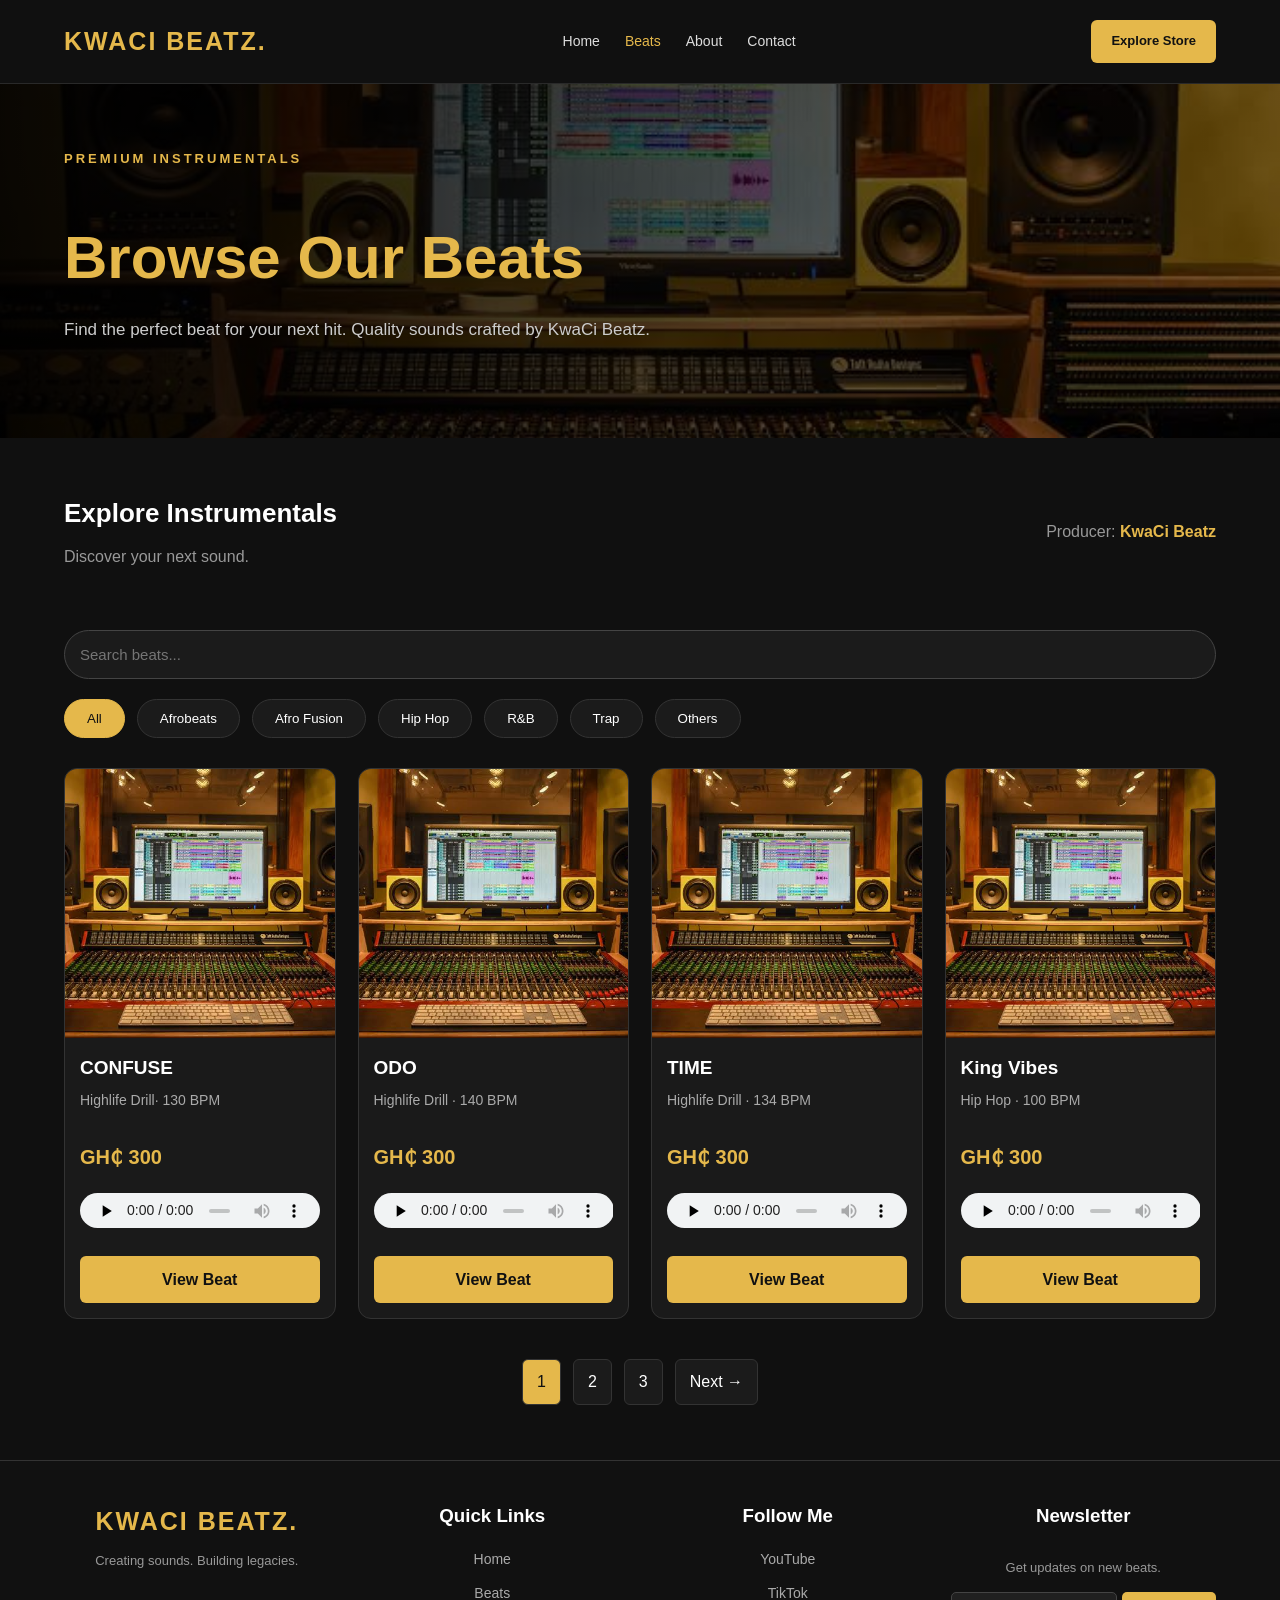
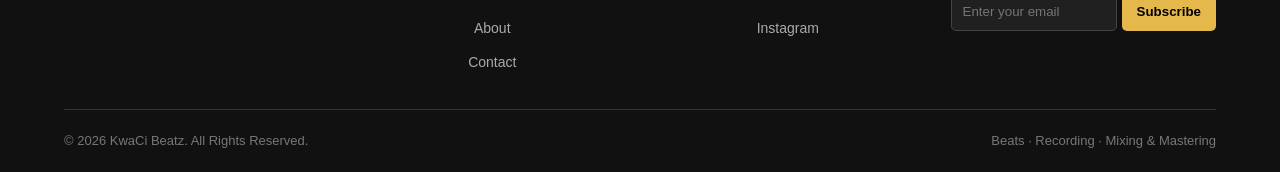
<file: beats.html>
<!DOCTYPE html>
<html lang="en">

<head>
    <meta charset="UTF-8">
    <meta name="viewport" content="width=device-width, initial-scale=1.0">

    <title>Beats | KwaCi Beatz</title>

    <link rel="stylesheet" href="styles.css">
</head>

<body>

    <header class="site-header">

        <h1 class="logo">KWACI BEATZ.</h1>

        <nav>
            <a href="index.html">Home</a>
            <a href="beats.html" class="active">Beats</a>
            <a href="about.html">About</a>
            <a href="contact.html">Contact</a>
        </nav>

        <a href="#beat-catalogue" class="store-btn">
            Explore Store
        </a>

    </header>


    <main>

    
        <section class="beats-hero">

            <p class="eyebrow">PREMIUM INSTRUMENTALS</p>

            <h2>
                Browse Our <span>Beats</span>
            </h2>

            <p>
                Find the perfect beat for your next hit.
                Quality sounds crafted by KwaCi Beatz.
            </p>

        </section>



        <section class="catalogue" id="beat-catalogue">

            <div class="catalogue-heading">

                <div>
                    <h2>Explore Instrumentals</h2>
                    <p>Discover your next sound.</p>
                </div>

                <p>Producer: <strong>KwaCi Beatz</strong></p>

            </div>


            <!-- SEARCH AND FILTER -->
            <div class="beat-filters">

                <input
                    type="search"
                    placeholder="Search beats..."
                    aria-label="Search beats"
                >

                <div class="genre-filters">

                    <button class="selected">All</button>

                    <button>Afrobeats</button>

                    <button>Afro Fusion</button>

                    <button>Hip Hop</button>

                    <button>R&B</button>

                    <button>Trap</button>

                    <button>Others</button>

                </div>

            </div>


            <!-- BEAT CARDS -->
            <div class="beat-grid">


                <!-- BEAT 1 -->
                <article class="beat-card">

                    <div class="beat-cover">

                        <img
                            src="images/studio.jpeg"
                            alt="Afro Vibes beat artwork"
                        >

                        

                    </div>

                    <div class="beat-info">

                        <h3>CONFUSE</h3>

                        <p>Highlife Drill· 130 BPM</p>

                        <p class="beat-price">GH₵ 300</p>

                        <audio controls preload="none">
                            <source
                                src="audio/Highlife drill 132 BPM.mp3"
                                type="audio/mpeg"
                            >
                        </audio>

                        <a href="beat-details.html">
                            View Beat
                        </a>

                    </div>

                </article>


                <!-- BEAT 2 -->
                <article class="beat-card">

                    <div class="beat-cover">

                        <img
                            src="images/studio.jpeg"
                            alt="Confuse beat artwork"
                        >

                 

                    </div>

                    <div class="beat-info">

                        <h3>ODO</h3>

                        <p>Highlife Drill · 140 BPM</p>

                        <p class="beat-price">GH₵ 300</p>

                        <audio controls preload="none">
                            <source
                                src="audio/beat2.mp3"
                                type="audio/mpeg"
                            >
                        </audio>

                        <a href="beat-details.html">
                            View Beat
                        </a>

                    </div>

                </article>


                <!-- BEAT 3 -->
                <article class="beat-card">

                    <div class="beat-cover">

                        <img
                            src="images/studio.jpeg"
                            alt="Odo beat artwork"
                        >

                   

                    </div>

                    <div class="beat-info">

                        <h3>TIME</h3>

                        <p>Highlife Drill · 134 BPM</p>

                        <p class="beat-price">GH₵ 300</p>

                        <audio controls preload="none">
                            <source
                                src="audio/TIME.mp3"
                                type="audio/mpeg"
                            >
                        </audio>

                        <a href="beat-details.html">
                            View Beat
                        </a>

                    </div>

                </article>


                <!-- BEAT 4 -->
                <article class="beat-card">

                    <div class="beat-cover">

                        <img
                            src="images/studio.jpeg"
                            alt="King Vibes beat artwork"
                        >

                     

                    </div>

                    <div class="beat-info">

                        <h3>King Vibes</h3>

                        <p>Hip Hop · 100 BPM</p>

                        <p class="beat-price">GH₵ 300</p>

                        <audio controls preload="none">
                            <source
                                src="audio/beat4.mp3"
                                type="audio/mpeg"
                            >
                        </audio>

                        <a href="beat-details.html">
                            View Beat
                        </a>

                    </div>

                </article>

            </div>


            <!-- PAGINATION -->
            <div class="pagination">

                <a href="#" class="current">1</a>

                <a href="#">2</a>

                <a href="#">3</a>

                <a href="#">Next →</a>

            </div>

        </section>

    </main>


    <!-- FOOTER -->
    <footer class="site-footer">

        <div class="footer-content">

            <div class="footer-brand">

                <h2>KWACI BEATZ.</h2>

                <p>Creating sounds. Building legacies.</p>

            </div>


            <div class="footer-links">

                <h3>Quick Links</h3>

                <a href="index.html">Home</a>

                <a href="beats.html">Beats</a>

                <a href="about.html">About</a>

                <a href="contact.html">Contact</a>

            </div>


            <div class="footer-social">

                <h3>Follow Me</h3>

                <a href="#">YouTube</a>

                <a href="#">TikTok</a>

                <a href="#">Instagram</a>

            </div>


            <div class="newsletter">

                <h3>Newsletter</h3>

                <p>Get updates on new beats.</p>

                <form>

                    <input
                        type="email"
                        placeholder="Enter your email"
                        required
                    >

                    <button type="submit">
                        Subscribe
                    </button>

                </form>

            </div>

        </div>


        <div class="footer-bottom">

            <p>
                ©️ 2026 KwaCi Beatz.
                All Rights Reserved.
            </p>

            <p>
                Beats · Recording · Mixing & Mastering
            </p>

        </div>

    </footer>

</body>

</html>
</file>
<file: styles.css>
*{

    margin: 0;
    padding: 0;
    box-sizing: border-box;
    color: #000;
    
}

html{
    scroll-behavior: smooth;
}

body{
    background-color: #000;
    color: #fff;
    font-family: Arial, Helvetica, sans-serif;
    line-height: 1.6;

}

a{
    text-decoration: none;
    color: inherit;

}

img{
    max-width: 100%;
    display: block;

}

header{
        background-color: #151515;
        padding: 20px 8%;
        display: flex;
        justify-content: space-between;
        position: sticky;
        top: 0;
        z-index: 1000;
        border-bottom: 1xp solid #292929;
}

header h1 {
        color: #e5b84b;
        font-size: 25px;
        letter-spacing: 2px;

}

header nav {
            display: flex;
            gap: 25px;
            
}
header nav a {
            color: #fff;
            font-size: 14px;
            transition: color 0.3s;
            

}

header nav a:hover {
            color: #e5b84b;
}

header > a {
            background-color: #e5b84b;
            color: #111111;
            padding: 10px 20px;
            border-radius: 5px;
            font-weight: bold;
            font-size: 13px;

}
header > a:hover{
    color: #ffffff;
}
#hero{
    min-height: 550px;
    padding: 100px 8%;
    display: flex;
    flex-direction: column;
    justify-content: center;
    align-items: flex-start;
    align-items: center;

    background:
        linear-gradient(
            90deg,
            rgba(16,16,16,0.98),
            rgba(16,16,16,0.65)
        ),
        url("images/studio.jpeg") center/cover no-repeat;
}

#hero >p:first-child{
    color: #e5b84b;
    font-size: 13px;
    letter-spacing: 3px;
    font-weight: bold;
    text-align: center;
}

#hero > h2{
    
    font-size: clamp(38px, 6vw, 65px);
    line-height: 1.15;
    max-width: 700px;
    margin: 20px 0;
    text-align: center;
}

#hero h2 br + * {
    color: #e5b84b;
}

#hero >p {
    color: #aaaaaa;
    max-width: 480px;
    font-size: 16px;
    margin-bottom: 20px;
    text-align: center;
}

#hero > nav a {
    background-color: #e5b84b;
    color: #111111;
    padding: 13px 25px;
    border-radius: 5px;
    margin: 10px 10px 10px 0;
    font-weight: bold;
    transition: 0.3s;
    
}

#hero > nav a:hover{
    background-color: #a49e9e;
}

#hero > img {
    width: 100%;
    height: auto; 
    border-radius: 5%;
    padding: 10px;
    margin: 15px 10px 10px 0;
    transition: 0.3s;
   
}

#hero > a:hover {
    background-color: #ffffff;
}

section{
    padding: 75px 8%;
}

section h2{
    font-size: 30px;
    margin-bottom: 10px;
    color: #e5b84b;
}

section p{
    color: #999999;
    margin-bottom: 30px;
}

#latest-beats {
    background-color: #101010;
}

#latest-beats h2 {
    color: #e5b84b;
}
.beats {
    display: inline-block;
    vertical-align: top;
    width: 31%;
    background-color: #1b1b1b;
    padding: 15px;
    margin: 1%;
    border-radius: 10px;
    transition: 0.3s;
}

.beat:hover{
    transform: translateY(-5px);
    background-color: #222222;
}
.beats img{
    width: 100%;
    aspect-ratio: 1/1;
    object-fit: cover;
    border-radius: 7px;

}

.beats h3{
    color: #e5b84b;
    font-size: 20px;
    margin-top: 15px;
}
.beats p{
    color: #aaaaaa;
    font-size: 15px;
    margin: 5px 0;
}
.beats p:nth-of-type(2){
    color: #e5b84b;
    font-weight: bold;
}
.beats audio {
    width: 100%;
    margin: 15px 0;
}

.beats a {
    display: inline-block;
    background-color: #e5b84b;
    color: #111111;
    padding: 10px 18px;
    margin-top: 10px;
    border-radius: 10px;
    font-weight: bold;
}

#latest-beats > a {
    display: inline-block;
    margin-top: 30px;
    color: #e5b84b;
    border: 1px solid #e5b84b;
    padding: 12px 22px;
    border-radius: 10px;

}

#about {
    background-color: #181818;
    text-align: center;
}

#about h2 {
    color: #e5b84b;
}

#about img {
    width: 180px;
    height: 180px;
    object-fit: cover;
    border-radius: 50%;
    margin: 30px auto 20px;
    border: 3px auto #e5b84b;

}
#about h3 {
    font-size: 24px;
    margin-bottom: 10px;
}

#about p {
    color: #aaaaaa;
    max-width: 550px;
    margin: 0 auto 20px;

}

#about a{
    display: inline-block;
    color: #e5b84b;
    border: 1px solid #e5b84b;
    padding: 10px 20px;
    border-radius: 100px;
}
#about a:hover{
    color: #fff;
}
#contact {
    background-color: #181818;
    text-align: center;
}

#contact h2 {
    color: #e5b84b;
}

#contact p {
    color: #aaaaaa;
    margin: 15px 0;
}
#contact a{
    display: inline-block;
    background-color: #e5b84b;
    color: #111111;
    padding: 13px 25px;
    border-radius: 10px;
    font-weight: bold;
    margin-top: 10px;
}
#contact a:hover{
    color: #fff;
}
footer{
    background-color: #111111;
    padding: 35px 8%;
    text-align: center;
    border-top: 1px solid #292929;
}

footer h2 {
    color: #e5b84b;
    letter-spacing: 2px;
    margin-bottom: 10px;

}
footer p{
    
    color: #777777;
    font-size: 13px;
    margin: 1px 0;
}

footer nav {
    margin: 20px 0;
}

footer nav a {
    color: #aaaaaa;
    margin: 0 10px;
    font-size: 13px;
}

footer nav a:hover {
    color: #e5b84b;
}


@media (max-width: 768px) {
    header{
        flex-direction: column;
        gap: 18px;
    }
    header nav {
        gap: 15px;
        flex-wrap: wrap;
        justify-content: center;
    }
    #hero {
        padding: 75px 7%;
        min-height: 450px;
    }
    section {
        padding: 55px 7%;
    }
    .beats {
        width: 100%;
        margin: 15px 0;
    }
    
}

@media (max-width: 768px) {
    header h1 {
        font-size: 21px;
    }
    header nav {
        display: flex;
       

    }
    
    header nav a {
        font-size: 12px;
      

    }
    #hero h2 {
        font-size: 26px;
    }
}



.site-header {
    background: #101010;
    padding: 20px 5%;
    display: flex;
    align-items: center;
    justify-content: space-between;
    border-bottom: 1px solid #292929;
}

.site-header .logo {
    color: #e5b84b;
    font-size: 25px;
    letter-spacing: 2px;
}

.site-header nav {
    display: flex;
    gap: 25px;
}

.site-header nav a {
    color: #ddd;
    text-decoration: none;
    font-size: 14px;
}

.site-header nav a:hover,
.site-header nav a.active {
    color: #e5b84b;
}

.store-btn {
    background: #e5b84b;
    color: #111;
    padding: 11px 20px;
    border-radius: 6px;
    text-decoration: none;
    font-weight: bold;
}



.beats-hero {
    min-height: 260px;
    padding: 65px 5%;
    display: flex;
    flex-direction: column;
    justify-content: center;
    background:
        linear-gradient(
            90deg,
            rgba(0,0,0,.95),
            rgba(0,0,0,.45)
        ),
        url("images/studio.jpeg") center/cover no-repeat;
}

.beats-hero .eyebrow {
    color: #e5b84b;
    letter-spacing: 3px;
    font-size: 13px;
    font-weight: bold;
}

.beats-hero h2 {
    font-size: clamp(38px, 5vw, 60px);
    margin: 10px 0;
}

.beats-hero h2 span {
    color: #e5b84b;
}

.beats-hero > p:last-child {
    color: #ccc;
    font-size: 17px;
}



.catalogue {
    padding: 55px 5%;
    background: #101010;
}

.catalogue-heading {
    display: flex;
    justify-content: space-between;
    align-items: center;
    margin-bottom: 30px;
}

.catalogue-heading h2 {
    color: white;
    font-size: 26px;
}

.catalogue-heading p {
    color: #999;
}

.catalogue-heading strong {
    color: #e5b84b;
}



.beat-filters {
    margin-bottom: 30px;
}

.beat-filters input {
    width: 100%;
    padding: 15px;
    background: #1b1b1b;
    border: 1px solid #444;
    border-radius: 30px;
    color: white;
    font-size: 15px;
    outline: none;
    margin-bottom: 20px;
}

.beat-filters input:focus {
    border-color: #e5b84b;
}

.genre-filters {
    display: flex;
    flex-wrap: wrap;
    gap: 12px;
}

.genre-filters button {
    background: #1b1b1b;
    color: white;
    border: 1px solid #333;
    padding: 11px 22px;
    border-radius: 30px;
    cursor: pointer;
    transition: .3s;
}

.genre-filters button:hover,
.genre-filters button.selected {
    background: #e5b84b;
    color: #111;
    border-color: #e5b84b;
}


/* BEAT GRID */

.beat-grid {
    display: grid;
    grid-template-columns: repeat(4, 1fr);
    gap: 22px;
}

.beat-card {
    background: #1a1a1a;
    border: 1px solid #333;
    border-radius: 13px;
    overflow: hidden;
    transition: .3s;
}

.beat-card:hover {
    transform: translateY(-5px);
    border-color: #e5b84b;
}

.beat-cover {
    position: relative;
    overflow: hidden;
}

.beat-cover img {
    width: 100%;
    aspect-ratio: 1 / 1;
    object-fit: cover;
    display: block;
    transition: .4s;
}

.beat-card:hover .beat-cover img {
    transform: scale(1.04);
}

.play-icon {
    position: absolute;
    top: 50%;
    left: 50%;
    transform: translate(-50%, -50%);
    background: rgba(0,0,0,.7);
    color: white;
    border: 2px solid white;
    border-radius: 50%;
    width: 55px;
    height: 55px;
    display: flex;
    justify-content: center;
    align-items: center;
    font-size: 20px;
}



.beat-info {
    padding: 15px;
}

.beat-info h3 {
    font-size: 19px;
    color: white;
    margin-bottom: 5px;
}

.beat-info > p {
    color: #aaa;
    font-size: 14px;
}

.beat-info .beat-price {
    color: #e5b84b;
    font-size: 20px;
    font-weight: bold;
    margin: 12px 0;
}

.beat-info audio {
    width: 100%;
    height: 35px;
    margin: 8px 0;
}

.beat-info > a {
    display: block;
    text-align: center;
    background: #e5b84b;
    color: #111;
    padding: 11px;
    border-radius: 6px;
    font-weight: bold;
    text-decoration: none;
    margin-top: 12px;
    transition: .3s;
}

.beat-info > a:hover {
    background: white;
}



.pagination {
    display: flex;
    justify-content: center;
    gap: 12px;
    margin-top: 40px;
}

.pagination a {
    color: white;
    background: #1b1b1b;
    border: 1px solid #333;
    padding: 9px 14px;
    border-radius: 6px;
    text-decoration: none;
}

.pagination a:hover,
.pagination a.current {
    background: #e5b84b;
    color: #111;
}



.site-footer {
    background: #111;
    border-top: 1px solid #333;
    padding: 40px 5% 20px;
}

.footer-content {
    display: grid;
    grid-template-columns: repeat(4, 1fr);
    gap: 30px;
    padding-bottom: 35px;
}

.footer-brand h2 {
    color: #e5b84b;
    font-size: 25px;
}

.footer-brand p,
.newsletter p {
    color: #999;
    font-size: 13px;
    margin-top: 10px;
}

.footer-links,
.footer-social,
.newsletter {
    display: flex;
    flex-direction: column;
    gap: 12px;
}

.footer-content h3 {
    color: white;
    margin-bottom: 5px;
}

.footer-content a {
    color: #aaa;
    text-decoration: none;
    font-size: 14px;
}

.footer-content a:hover {
    color: #e5b84b;
}

.newsletter form {
    display: flex;
    gap: 5px;
}

.newsletter input {
    width: 100%;
    min-width: 0;
    padding: 11px;
    background: #202020;
    border: 1px solid #444;
    color: white;
    border-radius: 5px;
}

.newsletter button {
    background: #e5b84b;
    border: none;
    padding: 10px 15px;
    border-radius: 5px;
    font-weight: bold;
    cursor: pointer;
}

.footer-bottom {
    border-top: 1px solid #333;
    padding-top: 20px;
    display: flex;
    justify-content: space-between;
    gap: 15px;
    color: #888;
    font-size: 13px;
}



@media (max-width: 1000px) {

    .beat-grid {
        grid-template-columns: repeat(2, 1fr);
    }

    .footer-content {
        grid-template-columns: repeat(2, 1fr);
    }

}

@media (max-width: 650px) {

    .site-header {
        flex-direction: column;
        gap: 18px;
    }

    .site-header nav {
        gap: 18px;
        flex-wrap: wrap;
        justify-content: center;
    }

    .store-btn {
        display: none;
    }

    .beats-hero {
        min-height: 230px;
        padding: 45px 7%;
    }

    .catalogue {
        padding: 40px 5%;
    }

    .catalogue-heading {
        flex-direction: column;
        align-items: flex-start;
        gap: 10px;
    }

    .beat-grid {
        grid-template-columns: 1fr;
    }

    .genre-filters {
        gap: 8px;
    }

    .genre-filters button {
        padding: 9px 15px;
        font-size: 12px;
    }

    .footer-content {
        grid-template-columns: 1fr;
    }

    .footer-bottom {
        flex-direction: column;
        text-align: center;
    }

}
</file>
